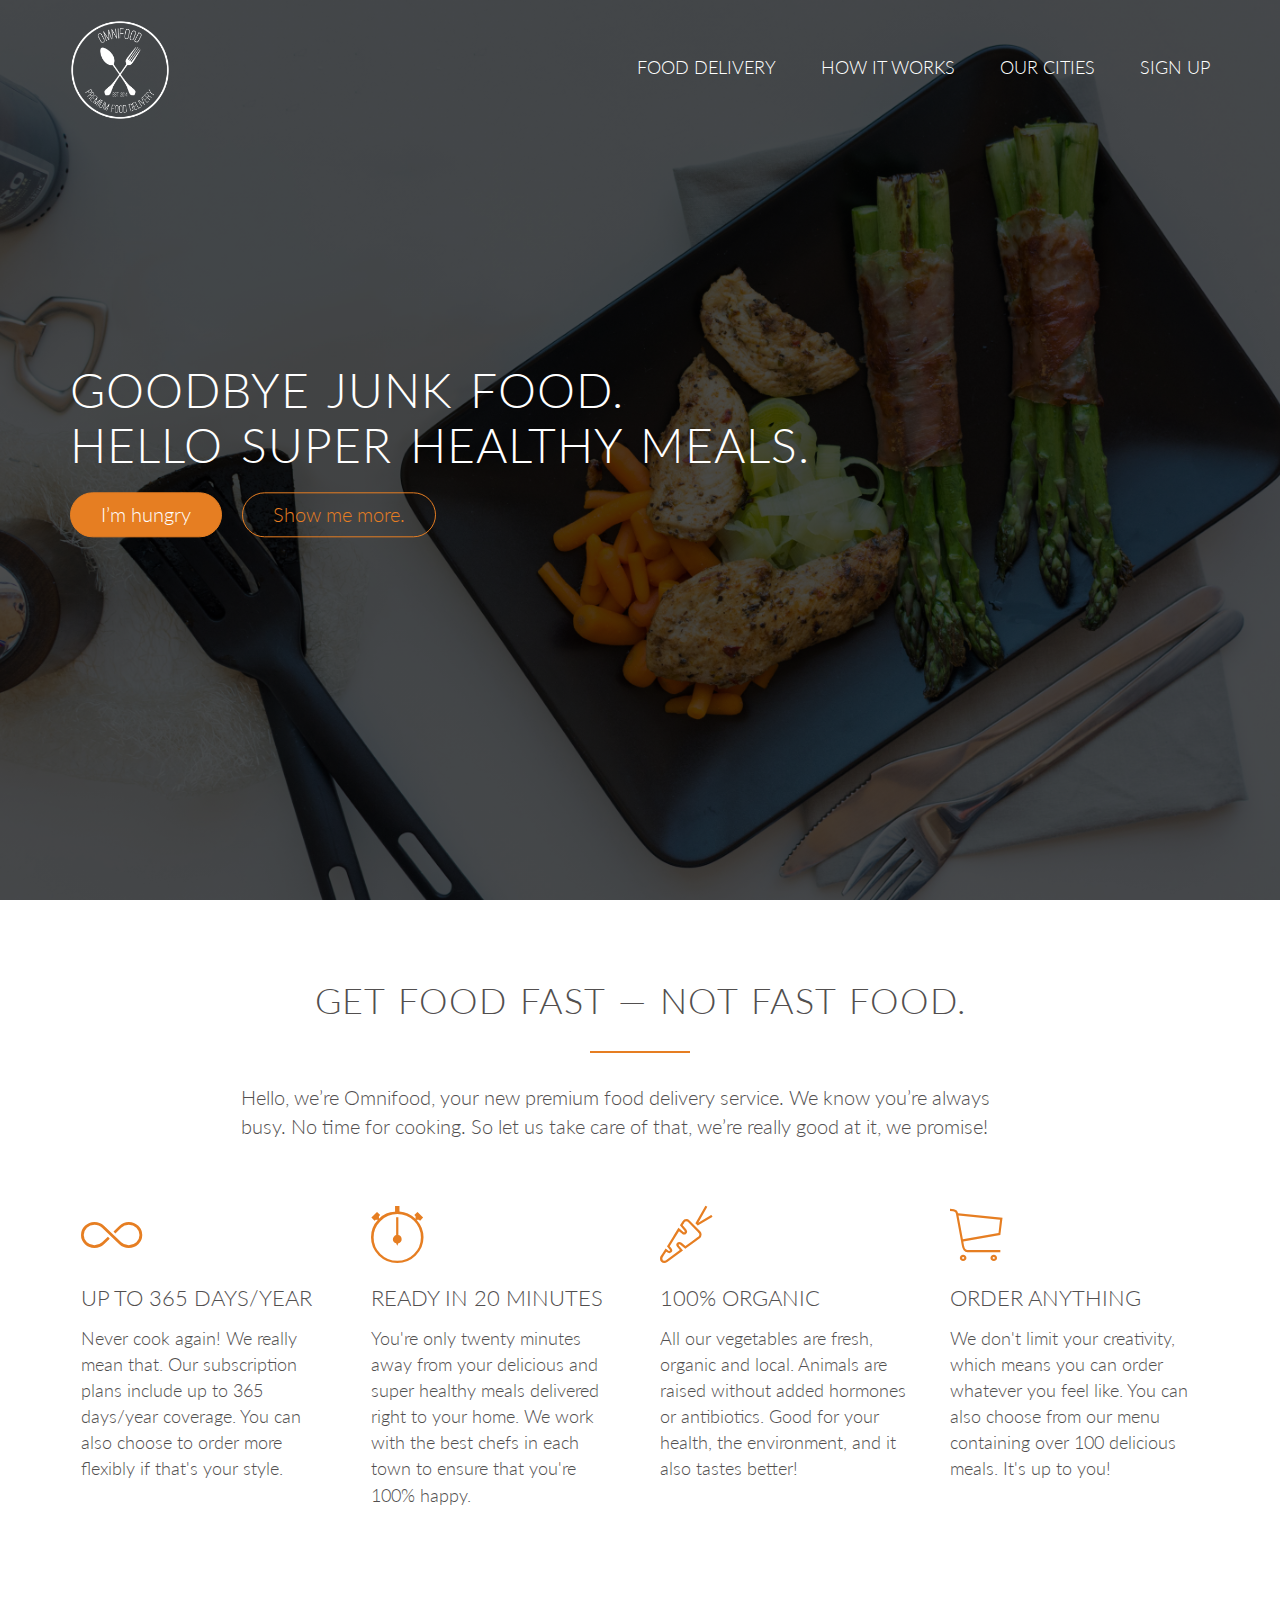
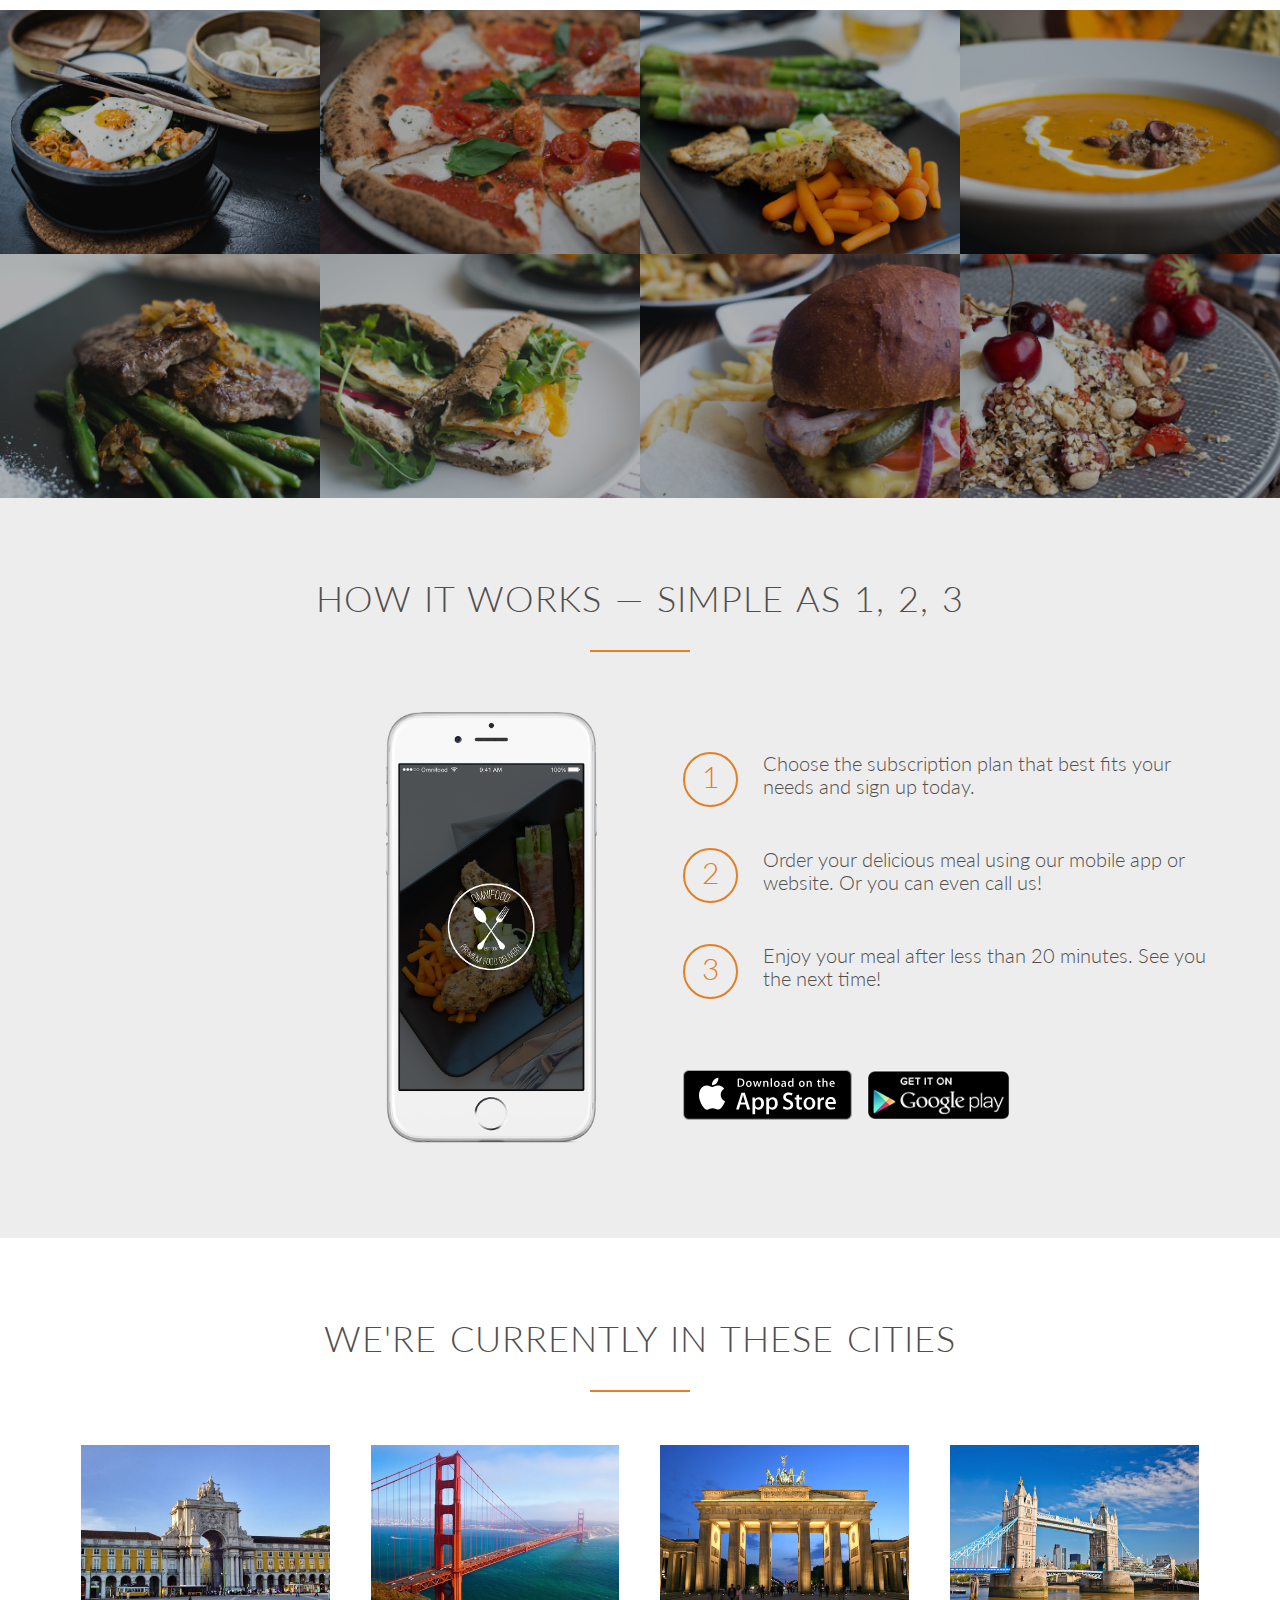
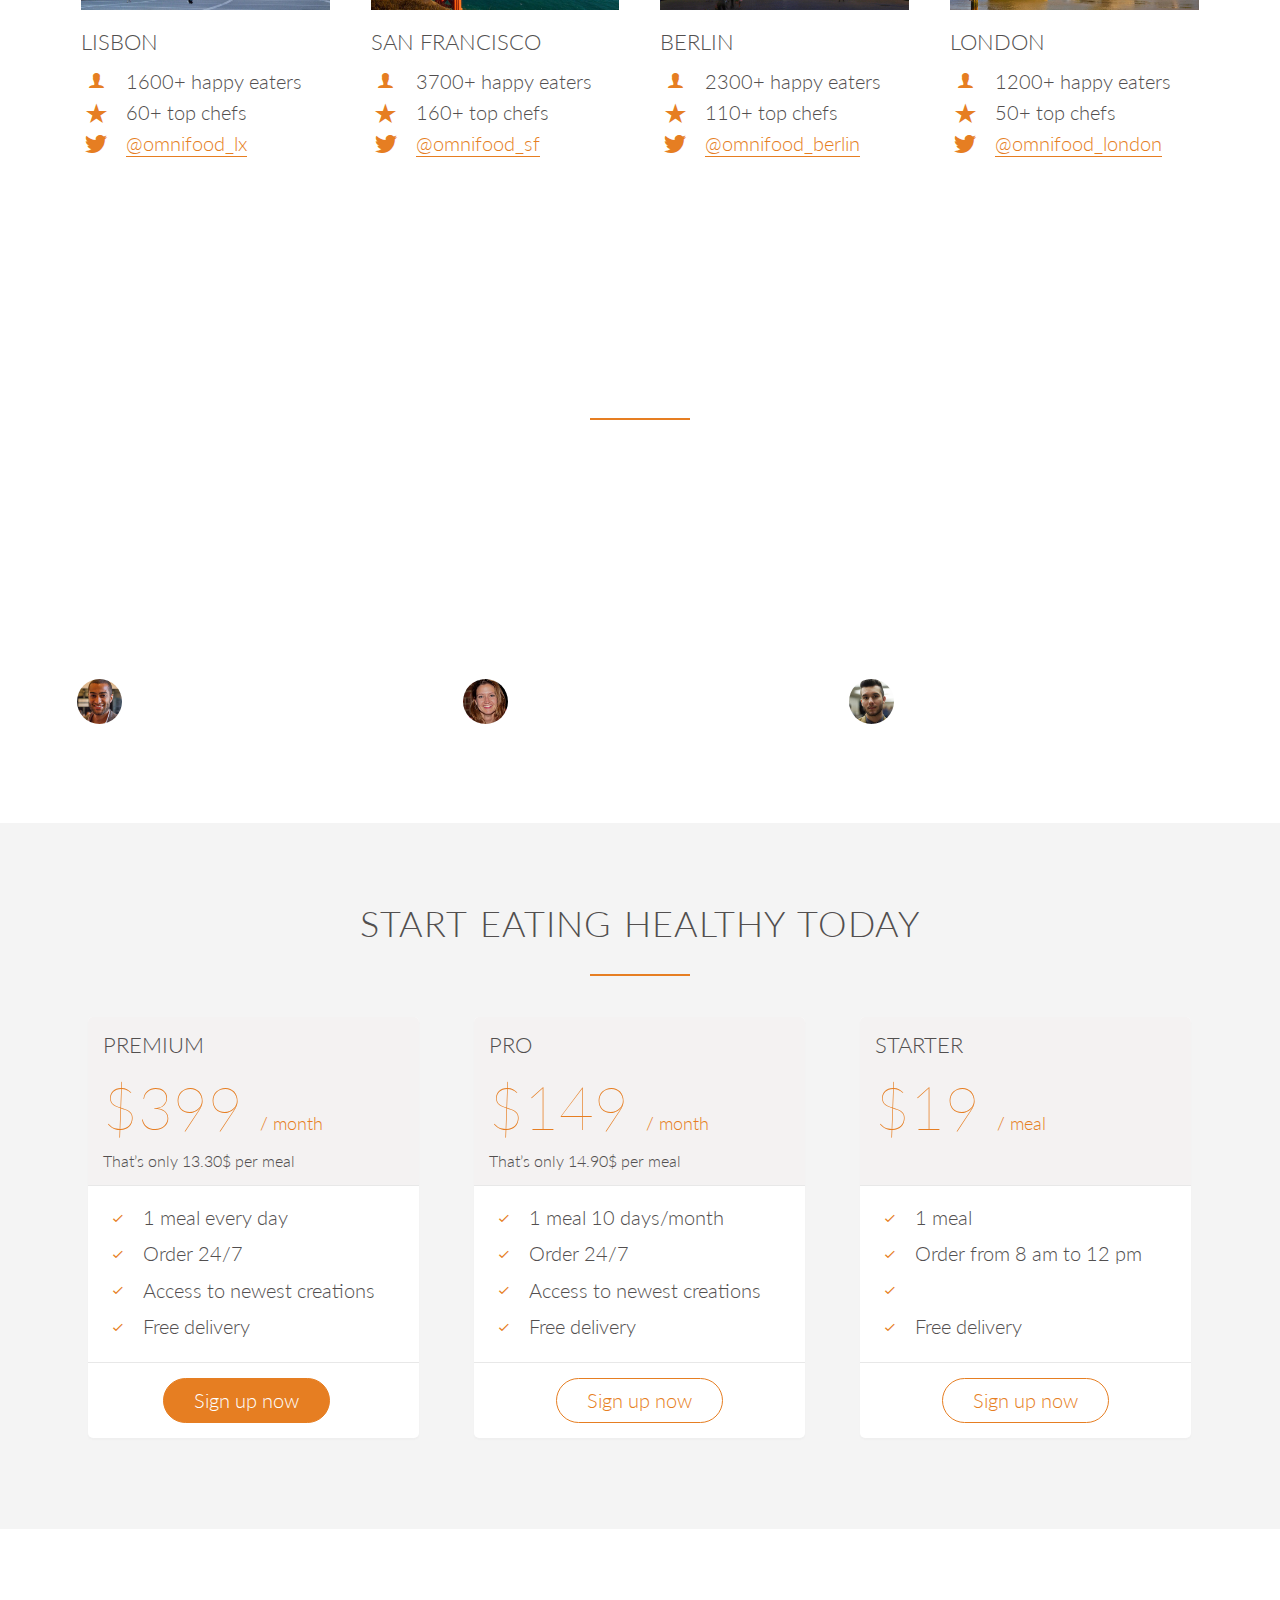
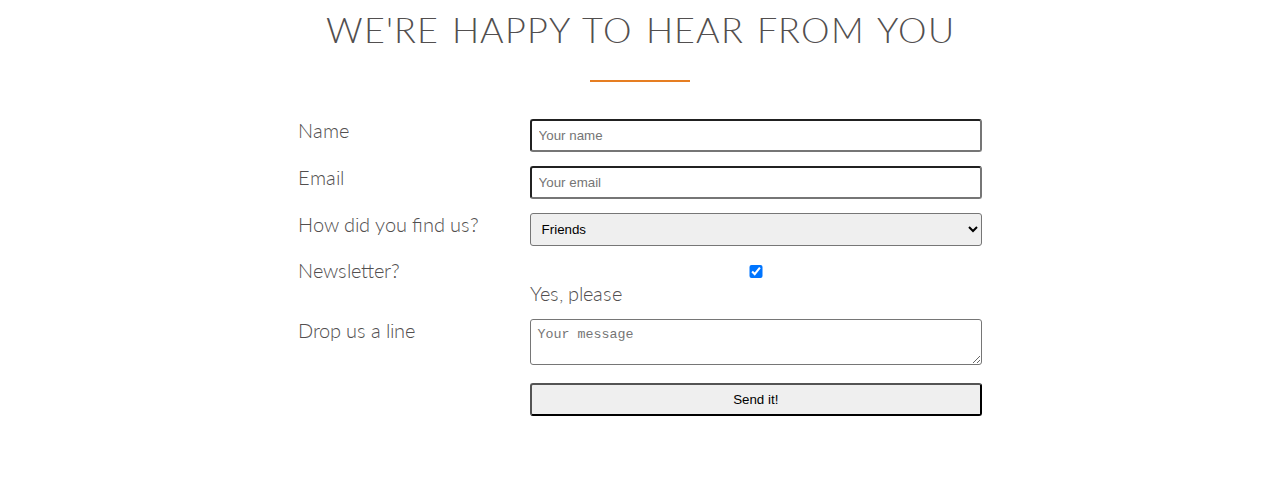
<file: omnifood/index.html>
<!DOCTYPE html>
<html lang="en">
    <head>
        <link rel="stylesheet" type="text/css" href="vendors/css/normalize.css">
        <link rel="stylesheet" type="text/css" href="vendors/css/grid.css">
        <link rel="stylesheet" type="text/css" href="vendors/css/ionicons.min.css">
        
        <link rel="stylesheet" type="text/css" href="resources/css/style.css">
        <title>Omnifood</title>
        <link href="https://fonts.googleapis.com/css?family=Lato:100,300,300i,400" rel="stylesheet" type="text/css">
    
    </head>
    
    <body>
        <header>
           <nav>
               <div class="row">
                   <img src="resources/img/logo-white.png" alt="Omnifood logo" class="logo">
                   <ul class="main-nav">
                       <li><a href="#">Food delivery</a></li>
                       <li><a href="#">How it works</a></li>
                       <li><a href="#">Our cities</a></li>
                       <li><a href="#">Sign up</a></li>       
                   </ul>
                    
               </div>
           </nav>
           <div class="hero-text-box">
                <h1>Goodbye junk food.<br> Hello super healthy meals.</h1>
                <a class="btn btn-full" href="#">I’m hungry</a>
                <a class="btn btn-ghost" href="#">Show me more.</a>            
           </div>
       
        </header>
        
        <section class="section-features">
            <div class="row">
                <h2>Get food fast &mdash; not fast food.</h2>
                <p class="long-copy">
                Hello, we’re Omnifood, your new premium food delivery service. We know you’re always busy. No time for cooking. So let us take care of that, we’re really good at it, we promise!
                </p>
            </div>
            <div class="row">
                <div class="col span-1-of-4 box">
                    <i class="ion-ios-infinite-outline icon-big"></i>
                    <h3>Up to 365 days/year</h3>
                    <p>Never cook again! We really mean that. Our subscription plans include up to 365 days/year coverage. You can also choose to order more flexibly if that's your style.</p>
                </div>
                <div class="col span-1-of-4 box">
                    <i class="ion-ios-stopwatch-outline icon-big"></i>
                    <h3>Ready in 20 minutes</h3>
                    <p>You're only twenty minutes away from your delicious and super healthy meals delivered right to your home. We work with the best chefs in each town to ensure that you're 100% happy.</p>
                </div>
                <div class="col span-1-of-4 box">
                    <i class="ion-ios-nutrition-outline icon-big"></i>
                    <h3>100% organic</h3>
                    <p>All our vegetables are fresh, organic and local. Animals are raised without added hormones or antibiotics. Good for your health, the environment, and it also tastes better!</p>
                </div>
                <div class="col span-1-of-4 box">
                    <i class="ion-ios-cart-outline icon-big"></i>   <h3>Order anything</h3>
                    <p>We don't limit your creativity, which means you can order whatever you feel like. You can also choose from our menu containing over 100 delicious meals. It's up to you!</p>
                </div>
            </div>
        </section> 
        
        <section class="section-meals">
            <ul class="meals-showcase clearfix">
                <li>
                    <figure class="meal-photo">
                        <img src="resources/img/1.jpg" alt="Korean bibimbap with egg and vegetables">
                    </figure>
                </li>
                <li>
                    <figure class="meal-photo">
                        <img src="resources/img/2.jpg" alt="Simple italian pizza with cherry tomatoes">
                    </figure>
                </li>
                <li>
                    <figure class="meal-photo">
                        <img src="resources/img/3.jpg" alt="Chicken breast steak with vegetables ">
                    </figure>
                </li>
                <li>
                    <figure class="meal-photo">
                        <img src="resources/img/4.jpg" alt="Autumn pumpkin soup">
                    </figure>
                </li>
            </ul>
            <ul class="meals-showcase clearfix">
                  <li>
                    <figure class="meal-photo">
                        <img src="resources/img/5.jpg" alt="Paleo beef steak with vegetables">
                    </figure>
                </li>
                <li>
                    <figure class="meal-photo">
                        <img src="resources/img/6.jpg" alt="Healthy baguette with egg and vegetables">
                    </figure>
                </li>
                <li>
                    <figure class="meal-photo">
                        <img src="resources/img/7.jpg" alt="Burger with cheddar and bacon">
                    </figure>
                </li>
                <li>
                    <figure class="meal-photo">
                        <img src="resources/img/8.jpg" alt="Granola with cherries and strawberries">
                    </figure>
                </li>
            </ul>
        </section>
        
        <section class="section-steps">
            <div class="row">
                <h2>How it works &mdash; Simple as 1, 2, 3</h2>
            </div>
            <div class="row">
                <div class="col span-1-of-2 steps-box">
                    <img src="resources/img/app-iPhone.png" alt="Omnifood app on iPhone" class="app-screen">
                </div>
                <div class="col span-1-of-2 steps-box">
                    <div class="works-step">
                        <div>1</div>
                        <p>Choose the subscription plan that best fits your needs and sign up today.</p>
                    </div>
                    <div class="works-step">
                        <div>2</div>
                        <p>Order your delicious meal using our mobile app or website. Or you can even call us!</p>
                    </div>
                    <div class="works-step">
                        <div>3</div>
                        <p>Enjoy your meal after less than 20 minutes. See you the next time!</p>
                    </div>

                <a href="#" class="btn-app"><img src="resources/img/download-app.svg" alt="App Store Button"></a>
                <a href="#" class="btn-app"><img src="resources/img/download-app-android.png" alt="Play Store Button"></a>
                </div>
            </div>
        </section>
        
        <section class="cities">
            <div class="row">
                <h2> We're currently in these cities</h2>
            </div>
            <div class="row">
                <div class="col span-1-of-4 box">
                    <img src="resources/img/lisbon-3.jpg" alt="lisbon">
                    <h3>Lisbon</h3>
                    <div class="city-feature">
                        <i class="ion-ios-person icon-small"></i>
                        1600+ happy eaters
                    </div> 
                    <div class="city-feature">
                        <i class="ion-ios-star icon-small"></i>
                        60+ top chefs
                    </div> 
                    <div class="city-feature">
                        <i class="ion-social-twitter icon-small"></i>
                        <a href="#" class="email">@omnifood_lx</a>
                    </div> 
                </div>
                <div class="col span-1-of-4 box">
                    <img src="resources/img/san-francisco.jpg" alt="san francisco">
                    <h3>San Francisco</h3>
                    <div class="city-feature">
                        <i class="ion-ios-person icon-small"></i>
                        3700+ happy eaters
                    </div> 
                    <div class="city-feature">
                        <i class="ion-ios-star icon-small"></i>
                        160+ top chefs
                    </div> 
                    <div class="city-feature">
                        <i class="ion-social-twitter icon-small"></i>
                        <a href="#" class="email">@omnifood_sf</a>
                    </div> 
                </div>
                <div class="col span-1-of-4 box">
                    <img src="resources/img/berlin.jpg" alt="berlin"> 
                    <h3>Berlin</h3>
                    <div class="city-feature">
                        <i class="ion-ios-person icon-small"></i>
                        2300+ happy eaters
                    </div> 
                    <div class="city-feature">
                        <i class="ion-ios-star icon-small"></i>
                        110+ top chefs
                    </div> 
                    <div class="city-feature">
                        <i class="ion-social-twitter icon-small"></i>
                        <a href="#" class="email">@omnifood_berlin </a>
                    </div>
                </div>
                <div class="col span-1-of-4 box">
                    <img src="resources/img/london.jpg" alt="london">
                    <h3>London</h3>
                    <div class="city-feature">
                        <i class="ion-ios-person icon-small"></i>
                        1200+ happy eaters
                    </div> 
                    <div class="city-feature">
                        <i class="ion-ios-star icon-small"></i>
                        50+ top chefs
                    </div> 
                    <div class="city-feature">
                        <i class="ion-social-twitter icon-small"></i>
                        <a href="#" class="email">@omnifood_london</a>
                    </div> 
                </div>
            </div>
        </section>
        
        <section class="section-testimonials">
            <div class="row">
                <h2>Our customers can't live without us</h2>
            </div> 
            <div class="row">
                <div class="col span-1-of-3">
                    <blockquote>
                        Omnifood is just awesome! I just launched a startup which leaves me with no time for cooking, so Omnifood is a life-saver. Now that I got used to it, I couldn't live without my daily meals!
                        <cite><img src="resources/img/customer-1.jpg">Alberto Duncan</cite>
                    </blockquote>
                </div>
                <div class="col span-1-of-3">
                    <blockquote>
                        Inexpensive, healthy and great-tasting meals, delivered right to my home. We have lots of food delivery here in Lisbon, but no one comes even close to Omifood. Me and my family are so in love!
                        <cite><img src="resources/img/customer-2.jpg">Joana Silva</cite>
                    </blockquote>
                </div>
                <div class="col span-1-of-3">
                    <blockquote>
                        I was looking for a quick and easy food delivery service in San Franciso. I tried a lot of them and ended up with Omnifood. Best food delivery service in the Bay Area. Keep up the great work!
                        <cite><img src="resources/img/customer-3.jpg">Milton Chapman</cite>
                    </blockquote>
                </div>
            </div>
        </section>
        
        <section class="section-plans">
            <div class="row">
                <h2>Start eating healthy today</h2>
            </div>
            <div class="row">
                <div class="col span-1-of-3">
                    <div class="plan-box">
                        <div>
                            <h3>Premium</h3>
                            <p class="plan-price">$399 <span>/ month</span></p>
                            <p class="plan-price-meal">That’s only 13.30$ per meal</p>
                        </div>   
                        <div>
                            <ul>
                                <li><i class="ion-ios-checkmark-empty icon-small"></i>1 meal every day </li>
                                <li><i class="ion-ios-checkmark-empty icon-small"></i>Order 24/7 </li>
                                <li><i class="ion-ios-checkmark-empty icon-small"></i>Access to newest creations</li>
                                <li><i class="ion-ios-checkmark-empty icon-small"></i>Free delivery </li>
                            </ul>
                        </div>
                        <div>
                            <a href="#" class="btn btn-full">Sign up now</a>
                        </div>
                    </div>
                </div>
                <div class="col span-1-of-3">
                    <div class="plan-box">
                        <div>
                            <h3>Pro</h3>
                            <p class="plan-price">$149 <span>/ month</span></p>
                            <p class="plan-price-meal">That’s only 14.90$ per meal</p>
                        </div>   
                        <div>
                            <ul>
                                <li><i class="ion-ios-checkmark-empty icon-small"></i>1 meal 10 days/month </li>
                                <li><i class="ion-ios-checkmark-empty icon-small"></i>Order 24/7 </li>
                                <li><i class="ion-ios-checkmark-empty icon-small"></i>Access to newest creations</li>
                                <li><i class="ion-ios-checkmark-empty icon-small"></i>Free delivery </li>
                            </ul>
                        </div>
                        <div>
                            <a href="#" class="btn btn-ghost">Sign up now</a>
                        </div>
                    </div>
                </div>
                <div class="col span-1-of-3">
                    <div class="plan-box">
                        <div>
                            <h3>Starter</h3>
                            <p class="plan-price">$19 <span>/ meal</span></p>
                            <p class="plan-price-meal">&nbsp;</p>
                        </div>   
                        <div>
                            <ul>
                                <li><i class="ion-ios-checkmark-empty icon-small"></i>1 meal</li>
                                <li><i class="ion-ios-checkmark-empty icon-small"></i>Order from 8 am to 12 pm</li>
                                <li><i class="ion-ios-checkmark-empty icon-small"></i></li>
                                <li><i class="ion-ios-checkmark-empty icon-small"></i>Free delivery </li>
                            </ul>
                        </div>
                        <div>
                            <a href="#" class="btn btn-ghost">Sign up now</a>
                        </div>
                    </div>
                </div>    
            </div>
        </section>
        
        <section class="section-form">
            <div class="row">
                <h2>We're happy to hear from you</h2>
            </div>
            <div class="row">
                <form method="post" action="#" class="contact-form">
                    <div class="row">
                        <div class="col span-1-of-3">
                            <label for="name">Name</label>
                        </div>
                        <div class="col span-2-of-3">
                            <input type="text" name="name" id="name" placeholder="Your name" required>
                        </div>     
                    </div>
                    <div class="row">
                        <div class="col span-1-of-3">
                            <label for="email">Email</label>
                        </div>
                        <div class="col span-2-of-3">
                            <input type="email" name="email" id="email" placeholder="Your email" required>
                        </div>     
                    </div>
                    <div class="row">
                        <div class="col span-1-of-3">
                            <label for="find-us">How did you find us?</label>
                        </div>
                        <div class="col span-2-of-3">
                            <select name="find-us" id="find-us">
                                <option value="friends" selected >Friends</option>
                                <option value="search">Search Engine</option><option value="ad">Advertisement</option><option value="other">Other</option>
                            </select>
                        </div> 
                    </div>
                    <div class="row">
                        <div class="col span-1-of-3">
                            <label>Newsletter?</label>
                        </div>
                        <div class="col span-2-of-3">
                            <input type="checkbox" name="news" id="news" checked> Yes, please
                        </div>     
                    </div>  
                    <div class="row">
                        <div class="col span-1-of-3">
                            <label>Drop us a line</label>
                        </div>
                        <div class="col span-2-of-3">
                            <textarea name="message" placeholder="Your message"></textarea>
                        </div>     
                    </div>
                    <div class="row">
                        <div class="col span-1-of-3">
                            <label>&nbsp;</label>
                        </div>
                        <div class="col span-2-of-3">
                            <input type="submit" value="Send it!">
                        </div>     
                    </div>  
                
                </form>
            
            </div>
        
        </section>
    </body>

    
    <!--

Section 7: Contact form
Title: We're happy to hear from you

Fields to include:
Name
Email
How did you find us?
Newsletter
Drop us a line
-->

</html>
</file>
<file: omnifood/vendors/css/grid.css>
/*  SECTIONS  ============================================================================= */

.section {
	clear: both;
	padding: 0px;
	margin: 0px;
}

/*  GROUPING  ============================================================================= */

.row {
    zoom: 1; /* For IE 6/7 (trigger hasLayout) */
}

.row:before,
.row:after {
    content:"";
    display:table;
}
.row:after {
    clear:both;
}

/*  GRID COLUMN SETUP   ==================================================================== */

.col {
	display: block;
	float:left;
	margin: 1% 0 1% 1.6%;
}

.col:first-child { margin-left: 0; } /* all browsers except IE6 and lower */


/*  REMOVE MARGINS AS ALL GO FULL WIDTH AT 480 PIXELS */

@media only screen and (max-width: 480px) {
	.col { 
		/*margin: 1% 0 1% 0%;*/
        margin: 0;
	}
}


/*  GRID OF TWO   ============================================================================= */


.span-2-of-2 {
	width: 100%;
}

.span-1-of-2 {
	width: 49.2%;
}

/*  GO FULL WIDTH AT LESS THAN 480 PIXELS */

@media only screen and (max-width: 480px) {
	.span-2-of-2 {
		width: 100%; 
	}
	.span-1-of-2 {
		width: 100%; 
	}
}


/*  GRID OF THREE   ============================================================================= */

	
.span-3-of-3 {
	width: 100%; 
}

.span-2-of-3 {
	width: 66.13%; 
}

.span-1-of-3 {
	width: 32.26%; 
}


/*  GO FULL WIDTH AT LESS THAN 480 PIXELS */

@media only screen and (max-width: 480px) {
	.span-3-of-3 {
		width: 100%; 
	}
	.span-2-of-3 {
		width: 100%; 
	}
	.span-1-of-3 {
		width: 100%;
	}
}

/*  GRID OF FOUR   ============================================================================= */

	
.span-4-of-4 {
	width: 100%; 
}

.span-3-of-4 {
	width: 74.6%; 
}

.span-2-of-4 {
	width: 49.2%; 
}

.span-1-of-4 {
	width: 23.8%; 
}


/*  GO FULL WIDTH AT LESS THAN 480 PIXELS */

@media only screen and (max-width: 480px) {
	.span-4-of-4 {
		width: 100%; 
	}
	.span-3-of-4 {
		width: 100%; 
	}
	.span-2-of-4 {
		width: 100%; 
	}
	.span-1-of-4 {
		width: 100%; 
	}
}


/*  GRID OF FIVE   ============================================================================= */

	
.span-5-of-5 {
	width: 100%;
}

.span-4-of-5 {
  	width: 79.68%; 
}

.span-3-of-5 {
  	width: 59.36%; 
}

.span-2-of-5 {
  	width: 39.04%;
}

.span-1-of-5 {
  	width: 18.72%;
}


/*  GO FULL WIDTH AT LESS THAN 480 PIXELS */

@media only screen and (max-width: 480px) {
	.span-5-of-5 {
		width: 100%; 
	}
	.span-4-of-5 {
		width: 100%; 
	}
	.span-3-of-5 {
		width: 100%; 
	}
	.span-2-of-5 {
		width: 100%; 
	}
	.span-1-of-5 {
		width: 100%; 
	}
}


/*  GRID OF SIX   ============================================================================= */


.span-6-of-6 {
	width: 100%;
}

.span-5-of-6 {
  	width: 83.06%;
}

.span-4-of-6 {
  	width: 66.13%;
}

.span-3-of-6 {
  	width: 49.2%;
}

.span-2-of-6 {
  	width: 32.26%;
}

.span-1-of-6 {
  	width: 15.33%;
}


/*  GO FULL WIDTH AT LESS THAN 480 PIXELS */

@media only screen and (max-width: 480px) {
	.span-6-of-6 {
		width: 100%; 
	}
	.span-5-of-6 {
		width: 100%; 
	}
	.span-4-of-6 {
		width: 100%; 
	}
	.span-3-of-6 {
		width: 100%; 
	}
	.span-2-of-6 {
		width: 100%; 
	}
	.span-1-of-6 {
		width: 100%; 
	}
}



/*  GRID OF SEVEN   ============================================================================= */


.span-7-of-7 {
	width: 100%;
}

.span-6-of-7 {
	width: 85.48%;
}

.span-5-of-7 {
  	width: 70.97%;
}

.span-4-of-7 {
  	width: 56.45%;
}

.span-3-of-7 {
  	width: 41.94%;
}

.span-2-of-7 {
  	width: 27.42%;
}

.span-1-of-7 {
  	width: 12.91%;
}


/*  GO FULL WIDTH AT LESS THAN 480 PIXELS */

@media only screen and (max-width: 480px) {
	.span-7-of-7 {
		width: 100%; 
	}
	.span-6-of-7 {
		width: 100%; 
	}
	.span-5-of-7 {
		width: 100%; 
	}
	.span-4-of-7 {
		width: 100%; 
	}
	.span-3-of-7 {
		width: 100%; 
	}
	.span-2-of-7 {
		width: 100%; 
	}
	.span-1-of-7 {
		width: 100%; 
	}
}


/*  GRID OF EIGHT   ============================================================================= */

	
.span-8-of-8 {
	width: 100%;
}

.span-7-of-8 {
	width: 87.3%; 
}

.span-6-of-8 {
	width: 74.6%; 
}

.span-5-of-8 {
	width: 61.9%; 
}

.span-4-of-8 {
	width: 49.2%; 
}

.span-3-of-8 {
	width: 36.5%;
}

.span-2-of-8 {
	width: 23.8%; 
}

.span-1-of-8 {
	width: 11.1%; 
}


/*  GO FULL WIDTH AT LESS THAN 480 PIXELS */

@media only screen and (max-width: 480px) {
	.span-8-of-8 {
		width: 100%; 
	}
	.span-7-of-8 {
		width: 100%; 
	}
	.span-6-of-8 {
		width: 100%; 
	}
	.span-5-of-8 {
		width: 100%; 
	}
	.span-4-of-8 {
		width: 100%; 
	}
	.span-3-of-8 {
		width: 100%; 
	}
	.span-2-of-8 {
		width: 100%; 
	}
	.span-1-of-8 {
		width: 100%; 
	}
}


/*  GRID OF NINE   ============================================================================= */


.span-9-of-9 {
	width: 100%;
}

.span-8-of-9 {
	width: 88.71%;
}

.span-7-of-9 {
	width: 77.42%; 
}

.span-6-of-9 {
	width: 66.13%; 
}

.span-5-of-9 {
	width: 54.84%; 
}

.span-4-of-9 {
	width: 43.55%; 
}

.span-3-of-9 {
	width: 32.26%;
}

.span-2-of-9 {
	width: 20.97%; 
}

.span-1-of-9 {
	width: 9.68%; 
}


/*  GO FULL WIDTH AT LESS THAN 480 PIXELS */

@media only screen and (max-width: 480px) {
	.span-9-of-9 {
		width: 100%; 
	}
	.span-8-of-9 {
		width: 100%; 
	}
	.span-7-of-9 {
		width: 100%; 
	}
	.span-6-of-9 {
		width: 100%; 
	}
	.span-5-of-9 {
		width: 100%; 
	}
	.span-4-of-9 {
		width: 100%; 
	}
	.span-3-of-9 {
		width: 100%; 
	}
	.span-2-of-9 {
		width: 100%; 
	}
	.span-1-of-9 {
		width: 100%; 
	}
}


/*  GRID OF TEN   ============================================================================= */


.span-10-of-10 {
	width: 100%;
}

.span-9-of-10 {
	width: 89.84%;
}

.span-8-of-10 {
	width: 79.68%;
}

.span-7-of-10 {
	width: 69.52%; 
}

.span-6-of-10 {
	width: 59.36%; 
}

.span-5-of-10 {
	width: 49.2%; 
}

.span-4-of-10 {
	width: 39.04%; 
}

.span-3-of-10 {
	width: 28.88%;
}

.span-2-of-10 {
	width: 18.72%; 
}

.span-1-of-10 {
	width: 8.56%; 
}


/*  GO FULL WIDTH AT LESS THAN 480 PIXELS */

@media only screen and (max-width: 480px) {
	.span-10-of-10 {
		width: 100%; 
	}
	.span-9-of-10 {
		width: 100%; 
	}
	.span-8-of-10 {
		width: 100%; 
	}
	.span-7-of-10 {
		width: 100%; 
	}
	.span-6-of-10 {
		width: 100%; 
	}
	.span-5-of-10 {
		width: 100%; 
	}
	.span-4-of-10 {
		width: 100%; 
	}
	.span-3-of-10 {
		width: 100%; 
	}
	.span-2-of-10 {
		width: 100%; 
	}
	.span-1-of-10 {
		width: 100%; 
	}
}


/*  GRID OF ELEVEN   ============================================================================= */

.span-11-of-11 {
	width: 100%;
}

.span-10-of-11 {
	width: 90.76%;
}

.span-9-of-11 {
	width: 81.52%;
}

.span-8-of-11 {
	width: 72.29%;
}

.span-7-of-11 {
	width: 63.05%; 
}

.span-6-of-11 {
	width: 53.81%; 
}

.span-5-of-11 {
	width: 44.58%; 
}

.span-4-of-11 {
	width: 35.34%; 
}

.span-3-of-11 {
	width: 26.1%;
}

.span-2-of-11 {
	width: 16.87%; 
}

.span-1-of-11 {
	width: 7.63%; 
}


/*  GO FULL WIDTH AT LESS THAN 480 PIXELS */

@media only screen and (max-width: 480px) {
	.span-11-of-11 {
		width: 100%; 
	}
	.span-10-of-11 {
		width: 100%; 
	}
	.span-9-of-11 {
		width: 100%; 
	}
	.span-8-of-11 {
		width: 100%; 
	}
	.span-7-of-11 {
		width: 100%; 
	}
	.span-6-of-11 {
		width: 100%; 
	}
	.span-5-of-11 {
		width: 100%; 
	}
	.span-4-of-11 {
		width: 100%; 
	}
	.span-3-of-11 {
		width: 100%; 
	}
	.span-2-of-11 {
		width: 100%; 
	}
	.span-1-of-11 {
		width: 100%; 
	}
}


/*  GRID OF TWELVE   ============================================================================= */

.span-12-of-12 {
	width: 100%;
}

.span-11-of-12 {
	width: 91.53%;
}

.span-10-of-12 {
	width: 83.06%;
}

.span-9-of-12 {
	width: 74.6%;
}

.span-8-of-12 {
	width: 66.13%;
}

.span-7-of-12 {
	width: 57.66%; 
}

.span-6-of-12 {
	width: 49.2%; 
}

.span-5-of-12 {
	width: 40.73%; 
}

.span-4-of-12 {
	width: 32.26%; 
}

.span-3-of-12 {
	width: 23.8%;
}

.span-2-of-12 {
	width: 15.33%; 
}

.span-1-of-12 {
	width: 6.86%; 
}


/*  GO FULL WIDTH AT LESS THAN 480 PIXELS */

@media only screen and (max-width: 480px) {
	.span-12-of-12 {
		width: 100%; 
	}
	.span-11-of-12 {
		width: 100%; 
	}
	.span-10-of-12 {
		width: 100%; 
	}
	.span-9-of-12 {
		width: 100%; 
	}
	.span-8-of-12 {
		width: 100%; 
	}
	.span-7-of-12 {
		width: 100%; 
	}
	.span-6-of-12 {
		width: 100%; 
	}
	.span-5-of-12 {
		width: 100%; 
	}
	.span-4-of-12 {
		width: 100%; 
	}
	.span-3-of-12 {
		width: 100%; 
	}
	.span-2-of-12 {
		width: 100%; 
	}
	.span-1-of-12 {
		width: 100%; 
	}
}
</file>
<file: omnifood/resources/css/style.css>
/*
Orange Color - #e67e22
*/




/*-------------------------------------*/
/* Basic Setup */
/*-------------------------------------*/


* {
    margin: 0;
    padding: 0;
    box-sizing: border-box;
}

html {
    background-color: #fff;
    color: #524f4f;
    font-family:  'Lato', 'Arial', sans-serif;
    font-size: 20px;
    font-weight: 300;
    text-rendering: optimizeLegibility;
}

.clearfix {zoom: 1}
.clearfix:after {
    content: '.';
    clear: both;
    display: block;
    height: 0;
    visibility: hidden;   
}
/*-------------------------------------*/
/* Reusable Components */
/*-------------------------------------*/

.row {
    max-width: 1140px;
    margin: 0 auto;
    
}

section {
    padding: 80px 0;
}

.box {
    padding: 1%;
}

/*---------- Headings ------------*/

h1, h2, h3 {
    font-weight: 300;
    text-transform: uppercase;
            
}

h1 {
    margin-top: 0;
    margin-bottom: 20px;
    color: #fff;
    font-size: 240%; 
    word-spacing: 4px;
    letter-spacing: 1px;
}

h2 {
    font-size: 180%;
    word-spacing: 2px;
    text-align: center;
    margin-bottom: 30px;
    letter-spacing: 1px;
}

h3 {
    font-size: 110%;  
    margin-bottom: 15px;
}

h2:after {
    display: block;
    height: 2px;
    background-color: #e67e22;
    content: " ";
    width: 100px;
    margin: 0 auto;
    margin-top: 30px;
        
}

/*---------- Paragraphs ------------*/

.long-copy {
    line-height: 145%;
    width: 70%;
    margin-left: 15%
    
    
}

.box p {
    font-size: 90%;
    line-height: 145%
}


/*---------- Icons ------------*/

.icon-big {
    font-size: 350%;
    display: block;
    color: #e67e22;
    margin-bottom: 10px;
}

.icon-small {
    margin-right: 10px;
    color: #e67e22;
    display: inline-block;
    width: 30px;
    text-align: center;
    font-size: 120%;
        
     /* secrets to align text and icons */   
    line-height: 120%;
    vertical-align: middle;
    margin-top: -4px;
}


/*---------- Links ------------*/

a:link,
a:visited {
    color: #e67e22;
    text-decoration: none;
    border-bottom: 1px solid #e67e22;
    padding-bottom: 1px;
    transition: border-bottom 0.2s, color: 0.2s;
}

a:hover,
a:active {
    color: #555;
    border-bottom: 1px solid transparent;
}

/*---------- Buttons ------------*/

.btn:link,
.btn:visited {
    display: inline-block;
    padding: 10px 30px;
    font-weight: 300;
    text-decoration: none;
    border-radius: 200px;
    transition: background-color 0.2s, border 0.2s, color 0.2s;
}


.btn-full:link,
.btn-full:visited {
    background-color: #e67e22;
    border: 1px solid #e67e22;
    color: #fff;
    margin-right: 15px;
}

.btn-ghost:link,
.btn-ghost:visited {
    border: 1px solid #e67e22;s
    color: #e67e22;
}


.btn:hover,
.btn:active {
    background-color: #cf6d17;
}

.btn-full:hover,
.btn-full:active {
    border: 1px solid #e67e22;
}

.btn-ghost:hover,
.btn-ghost:active {
    border: 1px solid #e67e22;
    color: #fff;
}

/*-------------------------------------*/
/* Header */
/*-------------------------------------*/


header {
    background-image: linear-gradient(rgba(0, 0, 0, 0.7), rgba(0, 0, 0, 0.7)), url(img/hero.jpg);
    background-size: cover;
    background-position: center;
    height: 100vh;
    background-attachment: fixed;
}

.hero-text-box {
    position: absolute;
    width: 1140px;
    top: 50%;
    left: 50%;
    transform: translate(-50%, -50%);
    
}

.logo {
    height: 100px;
    width: auto;
    float: left;
    margin-top: 20px;
}

.main-nav {
    float: right;
    list-style: none;
    margin-top: 55px;
}

.main-nav li {
    display: inline-block;
    margin-left: 40px;
}

.main-nav li a:link, 
.main-nav li a:visited {
    padding: 8px 0;
    color: #fff;
    text-decoration: none;
    text-transform: uppercase;
    font-size: 90%;
    border-bottom: 2px solid transparent;
    transition: border-bottom 0.2s;
}

.main-nav li a:hover, 
.main-nav li a:active {
    border-bottom: 2px solid #e67e22;
}


/*-------------------------------------*/
/* Features */
/*-------------------------------------*/

.section-features .long-copy {
    margin-bottom: 30px;
}

/*-------------------------------------*/
/* Meals */
/*-------------------------------------*/

.section-meals {
    padding: 0;
}

.meals-showcase {
    list-style: none;
    width: 100%;
    
}

.meals-showcase li {
    display: block;
    float: left;
    width: 25%;
    
}

.meal-photo {
    width: 100%;
    margin: 0;
    overflow: hidden;
    background-color: #000;
}

.meal-photo img {
    opacity: 0.7;
    width: 100%;
    height: auto;
    transform: scale(1.15); 
    transition: transform 0.5s, opacity 0.5s;
}

.meal-photo img:hover {
    opacity: 1;
    transform: scale(1.03);
}


/*-------------------------------------*/
/* How it works */
/*-------------------------------------*/

.section-steps {
    background-color: #ededed;
}
.steps-box:first-child {
    text-align: right;
    padding-right: 3%;
    margin-top: 30px;
}

.steps-box:last-child {
    padding-left: 3%;
    margin-top: 70px;
}

.app-screen {
    width: 40%;
}

.works-step {
    margin-bottom: 50px;
}

.works-step:last-of-type {
    margin-bottom: 80px;
}

.works-step div {
    color: #e67e22;
    border: 2px solid #e67e22;
    display: inline-block;
    border-radius: 50%;
    height: 55px;
    width: 55px;
    text-align: center;
    padding: 5px;
    float: left;
    font-size: 150%;
    margin-right: 25px;
}

.btn-app img {
    height: 50px;
    width: auto;
    margin-right: 10px;
    
}

.btn-app:link,
.btn-app:visited {
    border: 0;
}


/*-------------------------------------*/
/* Cities */
/*-------------------------------------*/

.box img {
    width: 100%;
    margin-bottom: 15px;
    height: auto;
}

.city-feature {
    margin-bottom: 5px;
}



/*-------------------------------------*/
/* Testimonials */
/*-------------------------------------*/

.section-testimonials {
    background-image: linear-gradient(rgba(0, 0, 0, 0.8), rgba(0, 0, 0, 0.8)), url(img/back-customers.jpg);
    background-size: cover;
    color: #fff;
    background-attachment: fixed;
}

blockquote {
    padding: 2%;
    font-style: italic;
    line-height: 145%;
    position: relative;
    margin-top: 40px;
}

cite {
    font-size: 90%;
    margin-top: 25px;
    display: block;
    
}

blockquote:before {
    content: "\201C";
    font-size: 500%;
    display: block;
    position: absolute;
    top: -5px;
    left: -3px;
}
cite img {
    height: 45px;
    border-radius: 50%;
    margin-right: 10px;
    vertical-align: middle;
    
}

/*-------------------------------------*/
/* Sign Up */
/*-------------------------------------*/

.section-plans {
    background-color: #f4f4f4;
}

.plan-box {
    background-color: #fff;
    border-radius: 5px;
    width: 90%;
    margin-left: 5%;
    box-shadow: 0 2px 2px #efefef;
    
}

.plan-box div {
    padding: 15px;
    border-bottom: 1px solid #e8e8e8;
}

.plan-box div:first-child {
    background-color: #f4f2f2;
    border-top-left-radius: 5px;
    border-top-right-radius: 5px;
}

.plan-box div:last-child {
    text-align: center;
    border: 0;
}

.plan-price {
    font-size: 300%;
    margin-bottom: 10px;
    font-weight: 100;
    color: #e67e22;
}

.plan-price span {
    font-size: 30%;
    font-weight: 300;
}

.plan-price-meal {
    font-size: 80%;
}

.plan-box ul {
    list-style: none; 
}

.plan-box ul li {
    padding: 5px 0;
    
}

/*-------------------------------------*/
/* Form */
/*-------------------------------------*/

.contact-form {
    width: 60%;
    margin: 0 auto;
}

input,
select,
textarea {
    width: 100%;
    padding: 7px;
    border-radius: 3px;
}
</file>
